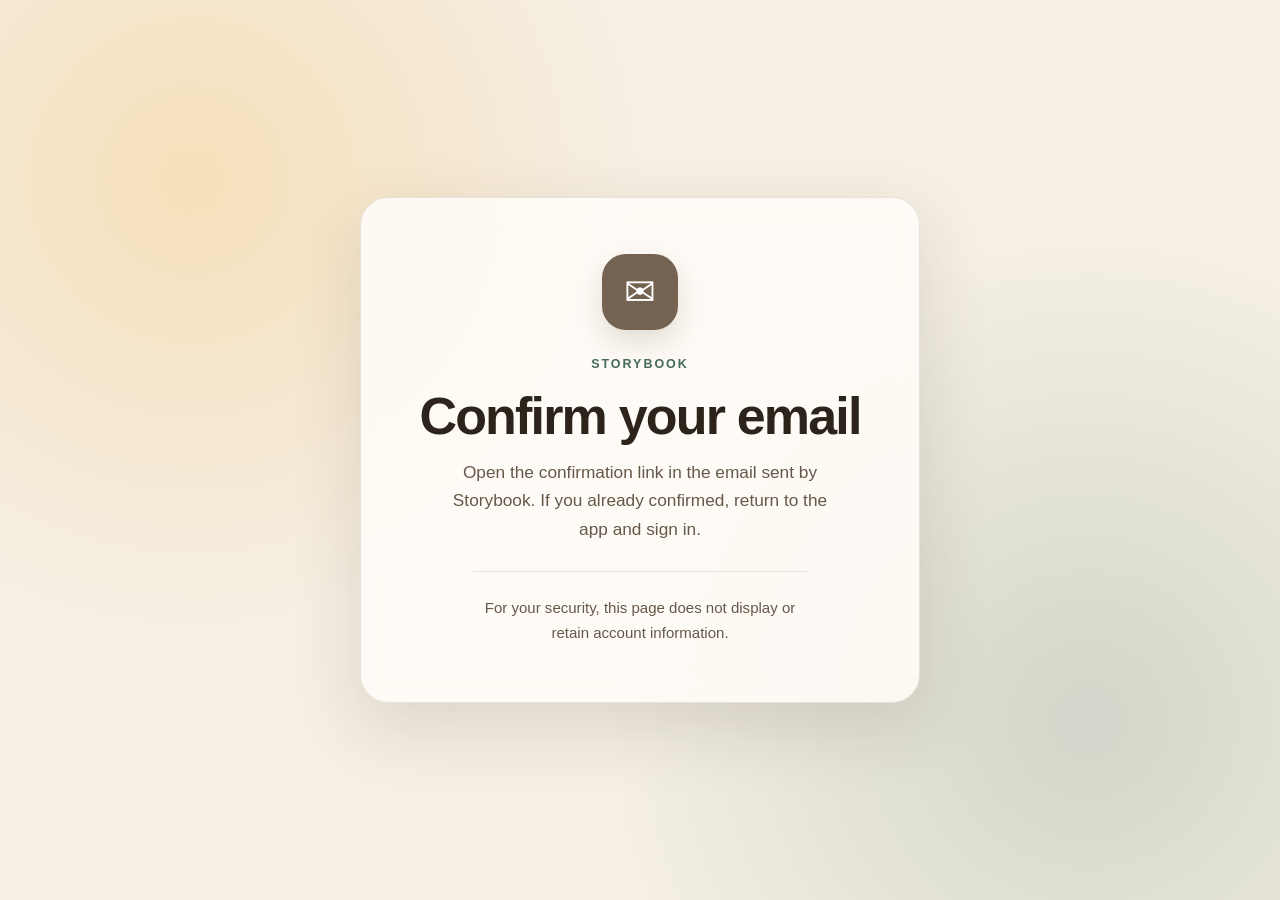
<file: index.html>
<!doctype html>
<html lang="en">
  <head>
    <meta charset="utf-8">
    <meta name="viewport" content="width=device-width, initial-scale=1">
    <meta name="robots" content="noindex">
    <meta http-equiv="refresh" content="0; url=auth/confirmed/">
    <title>Storybook</title>
  </head>
  <body>
    <p><a href="auth/confirmed/">Continue to Storybook</a></p>
  </body>
</html>
</file>
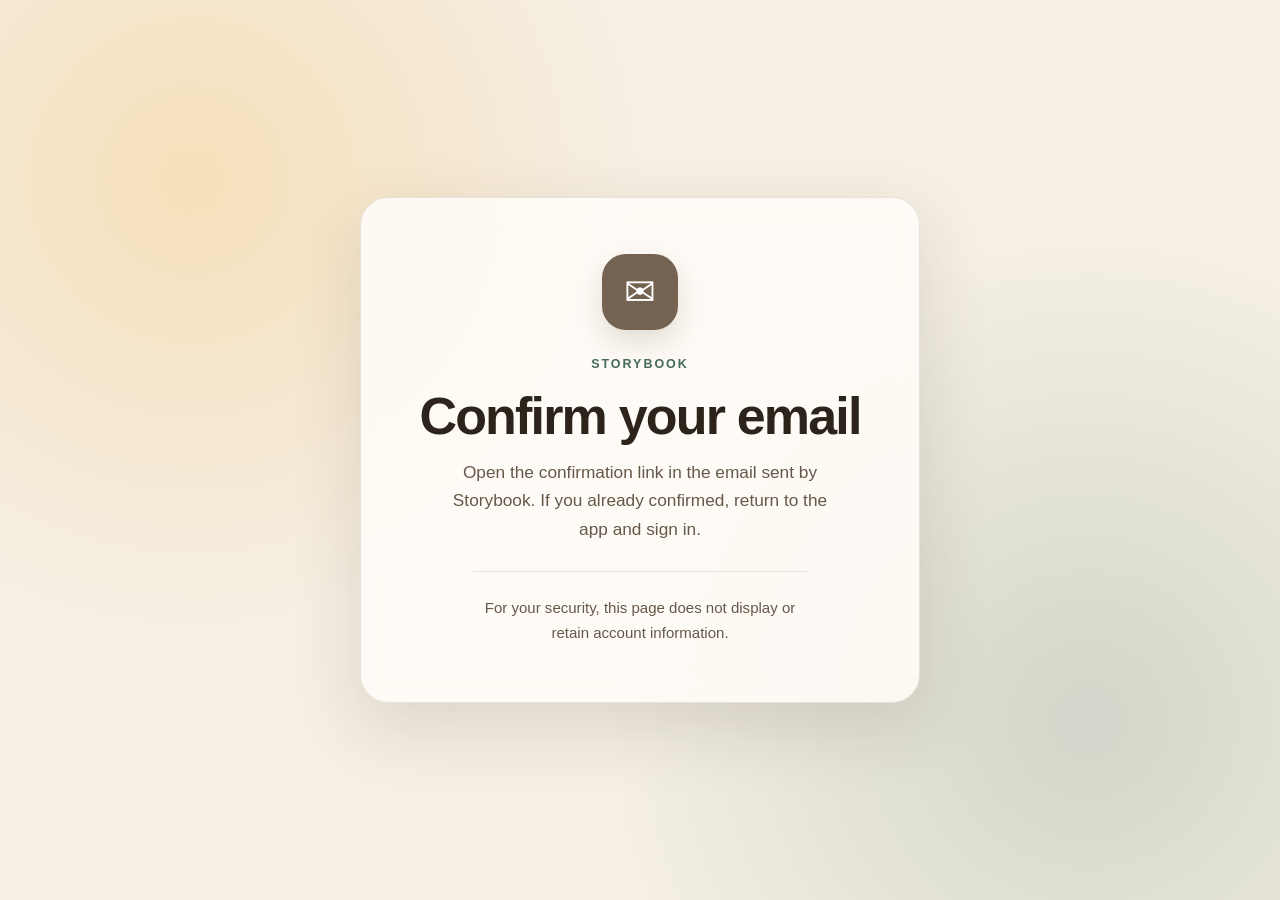
<file: auth/confirmed/index.html>
<!doctype html>
<html lang="en">
  <head>
    <meta charset="utf-8">
    <meta name="viewport" content="width=device-width, initial-scale=1">
    <meta name="color-scheme" content="light dark">
    <meta name="robots" content="noindex">
    <title>Email confirmed · Storybook</title>
    <style>
      :root {
        color-scheme: light dark;
        font-family: ui-rounded, "SF Pro Rounded", -apple-system, BlinkMacSystemFont, "Segoe UI", sans-serif;
        background: #f5efe4;
        color: #2c241b;
      }

      * { box-sizing: border-box; }

      body {
        min-height: 100vh;
        margin: 0;
        display: grid;
        place-items: center;
        padding: 24px;
        background:
          radial-gradient(circle at 15% 20%, rgba(248, 191, 97, .32), transparent 28rem),
          radial-gradient(circle at 85% 80%, rgba(89, 125, 108, .22), transparent 30rem),
          #f5efe4;
      }

      main {
        width: min(100%, 560px);
        padding: clamp(32px, 7vw, 56px);
        border: 1px solid rgba(69, 50, 32, .12);
        border-radius: 28px;
        background: rgba(255, 252, 247, .88);
        box-shadow: 0 24px 70px rgba(71, 52, 34, .14);
        text-align: center;
        backdrop-filter: blur(12px);
      }

      .mark {
        display: grid;
        place-items: center;
        width: 76px;
        height: 76px;
        margin: 0 auto 24px;
        border-radius: 24px;
        background: #476b5b;
        color: white;
        font-size: 38px;
        box-shadow: 0 12px 28px rgba(71, 107, 91, .25);
      }

      .mark.failure {
        background: #9b3f38;
        box-shadow: 0 12px 28px rgba(155, 63, 56, .22);
      }

      .mark.neutral {
        background: #756351;
        box-shadow: 0 12px 28px rgba(117, 99, 81, .2);
      }

      h1 {
        margin: 0 0 14px;
        font-size: clamp(2rem, 7vw, 3.25rem);
        line-height: 1.05;
        letter-spacing: -.035em;
      }

      p {
        margin: 0 auto;
        max-width: 40ch;
        color: #665849;
        font-size: 1.08rem;
        line-height: 1.65;
      }

      .eyebrow {
        margin-bottom: 14px;
        color: #476b5b;
        font-size: .78rem;
        font-weight: 750;
        letter-spacing: .16em;
        text-transform: uppercase;
      }

      .note {
        margin-top: 28px;
        padding-top: 24px;
        border-top: 1px solid rgba(69, 50, 32, .12);
        font-size: .94rem;
      }

      [hidden] { display: none; }

      @media (prefers-color-scheme: dark) {
        :root { background: #171a18; color: #f5efe4; }
        body {
          background:
            radial-gradient(circle at 15% 20%, rgba(166, 111, 56, .2), transparent 28rem),
            radial-gradient(circle at 85% 80%, rgba(71, 107, 91, .26), transparent 30rem),
            #171a18;
        }
        main { background: rgba(35, 38, 35, .9); border-color: rgba(255, 255, 255, .1); }
        p { color: #c9bcae; }
        .eyebrow { color: #95c1ad; }
        .note { border-color: rgba(255, 255, 255, .1); }
      }
    </style>
  </head>
  <body>
    <main>
      <div id="status-mark" class="mark" aria-hidden="true">✓</div>
      <p class="eyebrow">Storybook</p>
      <section id="success">
        <h1>Email confirmed</h1>
        <p>Your account is ready. You can close this page, return to Storybook, and sign in with your email and password.</p>
      </section>
      <section id="failure" hidden>
        <h1>Confirmation failed</h1>
        <p id="error-message">The confirmation link could not be completed. Return to Storybook and request a new email.</p>
      </section>
      <section id="neutral" hidden>
        <h1>Confirm your email</h1>
        <p>Open the confirmation link in the email sent by Storybook. If you already confirmed, return to the app and sign in.</p>
      </section>
      <p class="note">For your security, this page does not display or retain account information.</p>
    </main>
    <script>
      const queryParameters = new URLSearchParams(location.search)
      const fragmentParameters = new URLSearchParams(location.hash.slice(1))
      const parameters = new URLSearchParams([...queryParameters, ...fragmentParameters])
      const error = parameters.get("error_description") || parameters.get("error")
      const hasConfirmationResult = [
        "access_token",
        "code",
        "refresh_token",
        "token_type",
        "type"
      ].some((name) => parameters.has(name))

      // Supabase can return session credentials in the URL. This page does not
      // use them, so remove them immediately from the address bar and history.
      if (location.search || location.hash) {
        history.replaceState(null, "", location.pathname)
      }

      if (error) {
        document.querySelector("#success").hidden = true
        document.querySelector("#failure").hidden = false
        const isExpired = parameters.get("error_code") === "otp_expired"
        document.querySelector("#error-message").textContent = isExpired
          ? "This confirmation link has expired. Return to Storybook and request a new email."
          : "This confirmation link is invalid or could not be completed. Return to Storybook and request a new email."
        const mark = document.querySelector("#status-mark")
        mark.classList.add("failure")
        mark.textContent = "!"
        document.title = "Confirmation failed · Storybook"
      } else if (!hasConfirmationResult) {
        document.querySelector("#success").hidden = true
        document.querySelector("#neutral").hidden = false
        const mark = document.querySelector("#status-mark")
        mark.classList.add("neutral")
        mark.textContent = "✉"
        document.title = "Confirm your email · Storybook"
      }
    </script>
  </body>
</html>
</file>
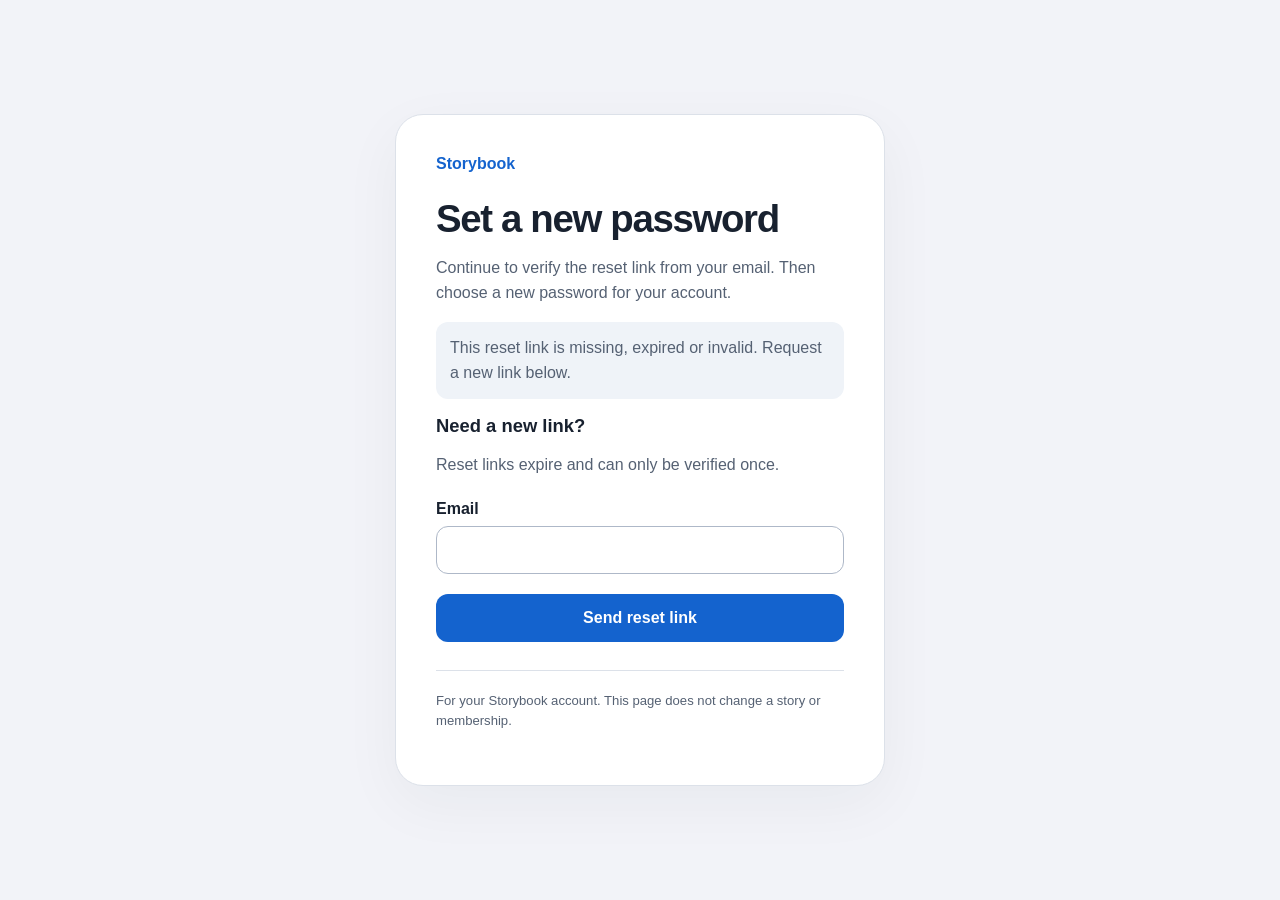
<file: auth/reset-password/index.html>
<!doctype html>
<html lang="en">
<head>
<meta charset="utf-8"><meta name="viewport" content="width=device-width,initial-scale=1">
<meta name="color-scheme" content="light dark"><meta name="robots" content="noindex,nofollow">
<meta name="referrer" content="no-referrer">
<meta http-equiv="Content-Security-Policy" content="default-src 'none'; script-src 'self'; style-src 'self'; connect-src https://wnzmctavzyepgeqawkcq.supabase.co; img-src 'self'; base-uri 'none'; form-action 'none'">
<title>Reset password · Storybook</title>
<link rel="stylesheet" href="reset.css?v=3"><script type="module" src="reset.mjs?v=3"></script>
</head>
<body><main>
<div class="brand" aria-hidden="true">Storybook</div>
<h1 id="title">Set a new password</h1>
<p id="intro">Continue to verify the reset link from your email. Then choose a new password for your account.</p>
<section id="verify"><button id="continue" type="button">Continue securely</button></section>
<form id="password-form" hidden>
<label for="password">New password</label>
<div class="field"><input id="password" type="password" autocomplete="new-password" autocapitalize="none" spellcheck="false" required><button id="visibility" class="text-button" type="button" aria-controls="password" aria-pressed="false">Show</button></div>
<ul id="requirement" class="requirement" aria-label="Password requirements"></ul>
<p class="small">Spaces and passphrases are welcome. Include each character type above.</p>
<button id="save" type="submit" disabled>Save password</button>
</form>
<p id="status" role="status" aria-live="polite"></p>
<section id="complete" hidden><p>Your password has been updated. Return to the Storybook app and sign in with your new password.</p></section>
<section id="request" hidden><h2>Need a new link?</h2><p>Reset links expire and can only be verified once.</p>
<form id="request-form"><label for="email">Email</label><input id="email" type="email" autocomplete="email" autocapitalize="none" required><button id="send" type="submit">Send reset link</button></form></section>
<p class="footer">For your Storybook account. This page does not change a story or membership.</p>
<noscript>JavaScript is needed to verify your recovery link and reset your password.</noscript>
</main></body></html>
</file>
